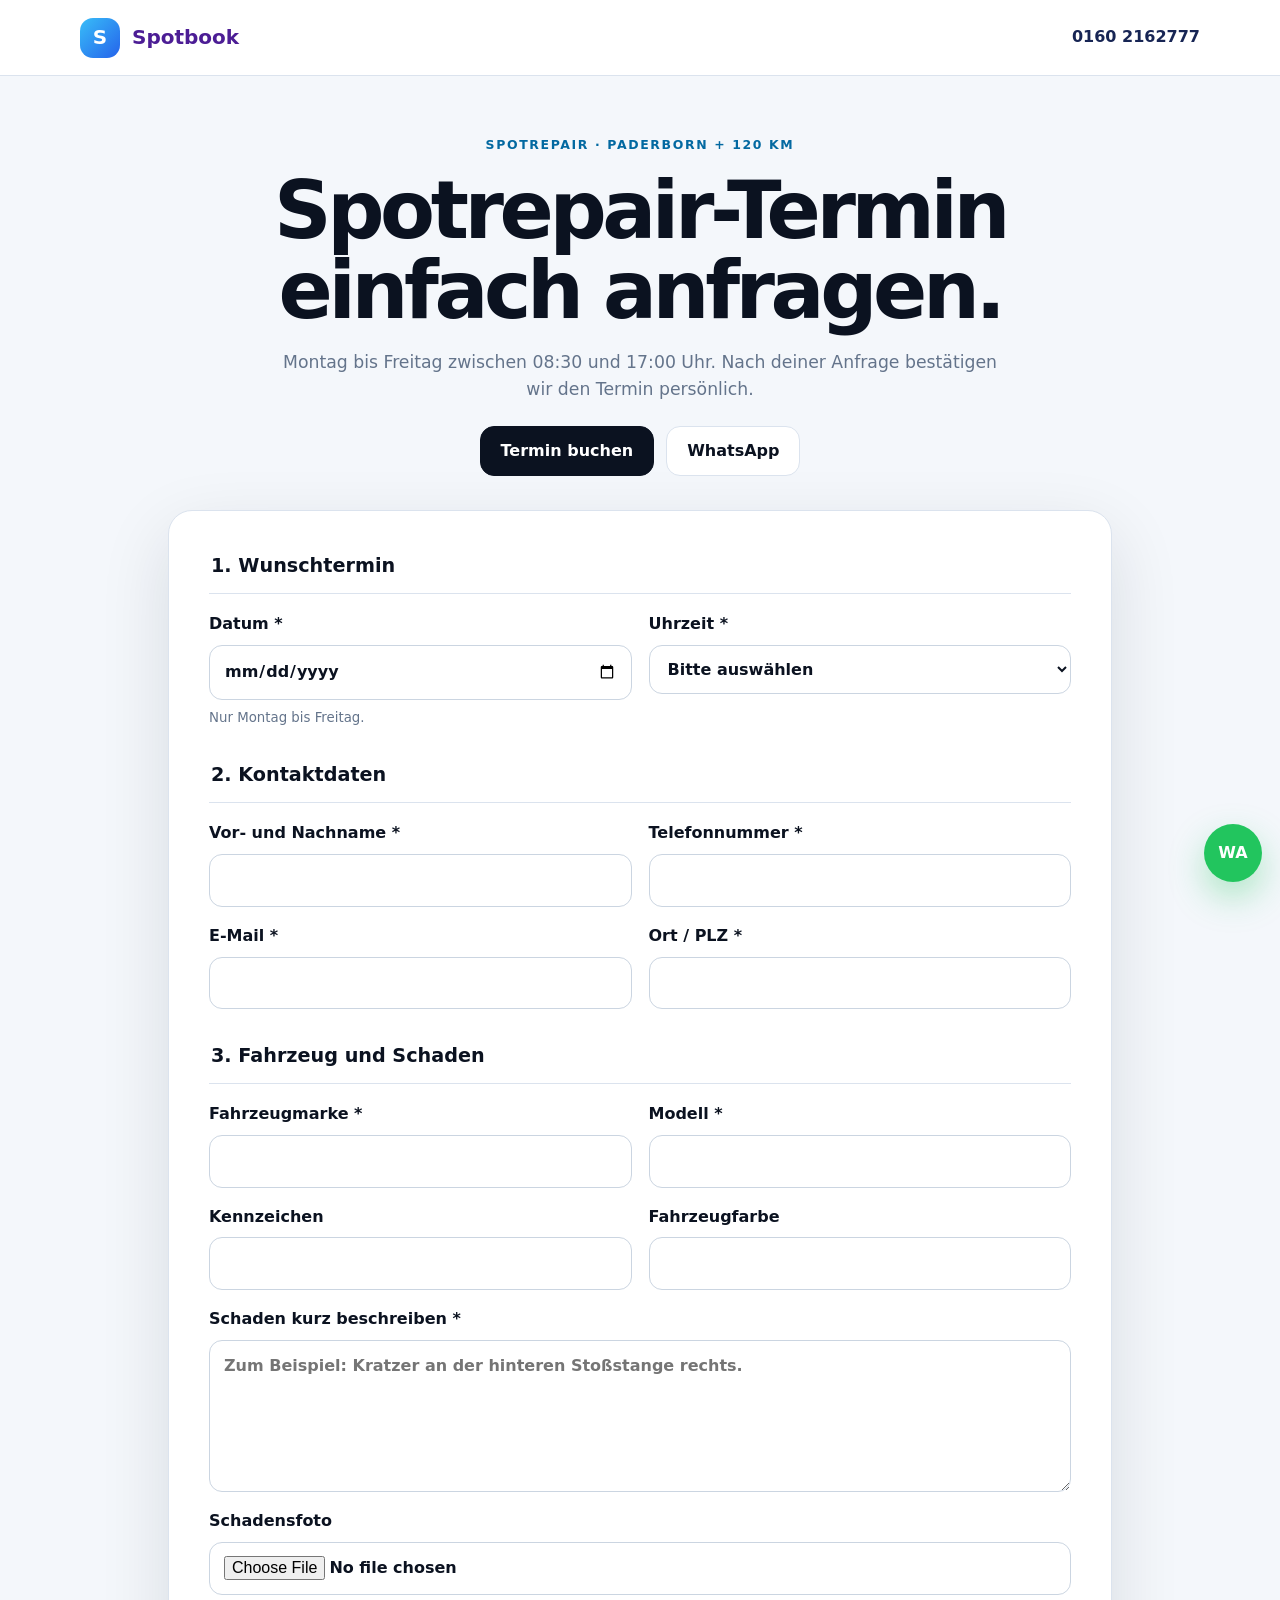
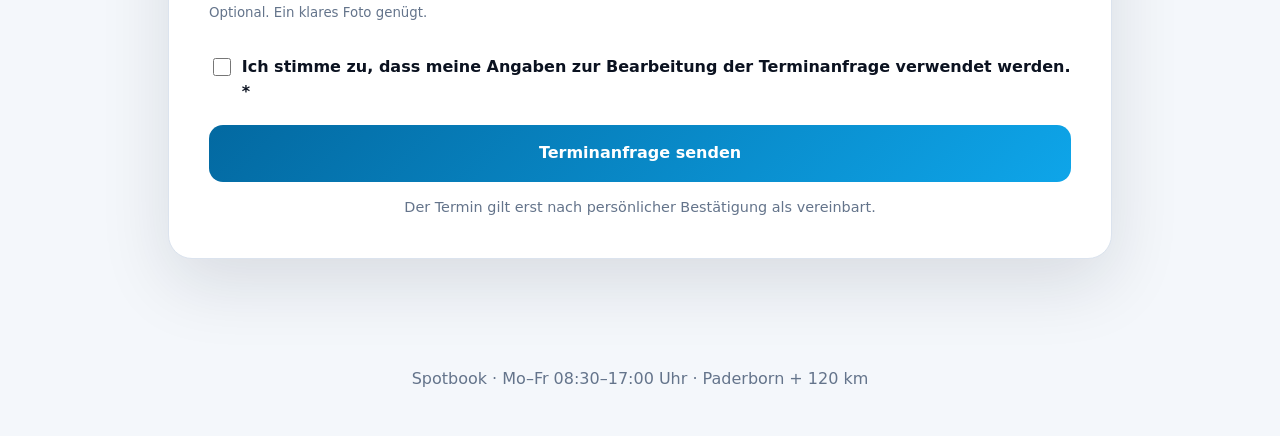
<file: index.html>
<!doctype html>
<html lang="de">
<head>
  <meta charset="utf-8">
  <meta name="viewport" content="width=device-width,initial-scale=1">
  <meta name="description" content="Spotbook – Terminbuchung für Spotrepair-Lackierungen im Umkreis von 120 km um Paderborn.">
  <meta name="theme-color" content="#0b1220">
  <title>Spotbook | Spotrepair-Termin buchen</title>
  <style>
    :root{--bg:#f4f7fb;--surface:#fff;--ink:#0b1220;--muted:#64748b;--line:#dbe3ee;--accent:#0ea5e9;--accent-dark:#0369a1;--success:#166534;--success-bg:#dcfce7;--error:#991b1b;--error-bg:#fee2e2}
    *{box-sizing:border-box}html{scroll-behavior:smooth}body{margin:0;font-family:Inter,ui-sans-serif,system-ui,-apple-system,BlinkMacSystemFont,"Segoe UI",sans-serif;background:var(--bg);color:var(--ink);line-height:1.55}
    .topbar{height:76px;display:flex;align-items:center;justify-content:space-between;padding:0 max(20px,calc((100vw - 1120px)/2));background:#fff;border-bottom:1px solid var(--line);position:sticky;top:0;z-index:10}
    .brand{display:flex;align-items:center;gap:12px;text-decoration:none;font-size:1.25rem;font-weight:900;color:#4c1d95}.brand-mark{display:grid;place-items:center;width:40px;height:40px;border-radius:13px;background:linear-gradient(135deg,#38bdf8,#2563eb);color:#fff}
    .phone{font-weight:850;text-decoration:none;color:#172554}
    main{max-width:980px;margin:auto;padding:56px 18px 80px}.hero{text-align:center;margin-bottom:34px}.eyebrow{display:inline-block;color:var(--accent-dark);font-size:.78rem;font-weight:900;letter-spacing:.13em;text-transform:uppercase}
    h1{font-size:clamp(2.45rem,7vw,5rem);line-height:1;letter-spacing:-.055em;margin:14px 0 18px}.hero p{max-width:720px;margin:0 auto;color:var(--muted);font-size:1.08rem}
    .actions{display:flex;gap:12px;justify-content:center;flex-wrap:wrap;margin-top:24px}.btn{display:inline-flex;align-items:center;justify-content:center;min-height:50px;padding:0 20px;border-radius:14px;text-decoration:none;font-weight:900;border:1px solid var(--line);background:#fff;color:var(--ink)}.btn.primary{background:var(--ink);color:#fff;border-color:var(--ink)}
    form{background:var(--surface);border:1px solid var(--line);border-radius:24px;padding:clamp(20px,4vw,40px);box-shadow:0 24px 70px rgba(15,23,42,.12)}
    fieldset{border:0;padding:0;margin:0 0 32px}legend{width:100%;font-size:1.2rem;font-weight:900;padding-bottom:12px;margin-bottom:18px;border-bottom:1px solid var(--line)}
    .grid{display:grid;grid-template-columns:repeat(2,minmax(0,1fr));gap:17px}label{display:flex;flex-direction:column;gap:8px;font-weight:780}input,select,textarea{width:100%;font:inherit;border:1px solid #cbd5e1;border-radius:13px;padding:13px 14px;background:#fff;color:var(--ink);outline:none}input:focus,select:focus,textarea:focus{border-color:var(--accent);box-shadow:0 0 0 4px rgba(14,165,233,.13)}
    textarea{resize:vertical}small{color:var(--muted);font-weight:500}.check{flex-direction:row;align-items:flex-start;margin:8px 0 20px;font-weight:650}.check input{width:18px;height:18px;margin-top:3px}
    button{width:100%;border:0;border-radius:14px;padding:16px 20px;background:linear-gradient(135deg,var(--accent-dark),var(--accent));color:#fff;font:inherit;font-weight:900;cursor:pointer}button:disabled{opacity:.65;cursor:wait}
    .notice{margin:16px 0 0;padding:16px 18px;border-radius:14px;font-weight:800}.success{color:var(--success);background:var(--success-bg);border:1px solid #86efac}.error{color:var(--error);background:var(--error-bg);border:1px solid #fecaca}
    .note{text-align:center;color:var(--muted);font-size:.9rem;margin:14px 0 0}.wa{position:fixed;right:18px;bottom:18px;width:58px;height:58px;border-radius:50%;display:grid;place-items:center;background:#22c55e;color:#fff;text-decoration:none;font-weight:900;box-shadow:0 15px 35px rgba(34,197,94,.34)}
    footer{text-align:center;color:var(--muted);padding:28px 18px 44px}
    @media(max-width:700px){.grid{grid-template-columns:1fr}.topbar{padding:0 16px}.phone{font-size:.9rem}main{padding-top:38px}.actions .btn{width:100%}}
  </style>
</head>
<body>
  <header class="topbar">
    <a class="brand" href="/"><span class="brand-mark">S</span><span>Spotbook</span></a>
    <a class="phone" href="tel:+491602162777">0160 2162777</a>
  </header>

  <main>
    <section class="hero">
      <span class="eyebrow">Spotrepair · Paderborn + 120 km</span>
      <h1>Spotrepair-Termin einfach anfragen.</h1>
      <p>Montag bis Freitag zwischen 08:30 und 17:00 Uhr. Nach deiner Anfrage bestätigen wir den Termin persönlich.</p>
      <div class="actions">
        <a class="btn primary" href="#buchen">Termin buchen</a>
        <a class="btn" href="https://wa.me/491602162777?text=Hallo%20Spotbook%2C%20ich%20möchte%20einen%20Termin%20anfragen." target="_blank" rel="noopener">WhatsApp</a>
      </div>
    </section>

    <form id="buchen" action="https://formspree.io/f/xjgnqpyz" method="POST" enctype="multipart/form-data">
      <input type="hidden" name="_subject" value="Neue Spotbook-Terminanfrage">
      <input type="hidden" name="_language" value="de">

      <fieldset>
        <legend>1. Wunschtermin</legend>
        <div class="grid">
          <label>Datum *<input id="datum" name="Datum" type="date" required><small id="datumHinweis">Nur Montag bis Freitag.</small></label>
          <label>Uhrzeit *
            <select name="Uhrzeit" required>
              <option value="">Bitte auswählen</option>
              <option>08:30</option><option>09:00</option><option>09:30</option><option>10:00</option><option>10:30</option><option>11:00</option><option>11:30</option><option>12:00</option><option>12:30</option><option>13:00</option><option>13:30</option><option>14:00</option><option>14:30</option><option>15:00</option><option>15:30</option><option>16:00</option><option>16:30</option><option>17:00</option>
            </select>
          </label>
        </div>
      </fieldset>

      <fieldset>
        <legend>2. Kontaktdaten</legend>
        <div class="grid">
          <label>Vor- und Nachname *<input name="Name" autocomplete="name" required></label>
          <label>Telefonnummer *<input name="Telefon" type="tel" autocomplete="tel" required></label>
          <label>E-Mail *<input name="E-Mail" type="email" autocomplete="email" required></label>
          <label>Ort / PLZ *<input name="Ort_PLZ" required></label>
        </div>
      </fieldset>

      <fieldset>
        <legend>3. Fahrzeug und Schaden</legend>
        <div class="grid">
          <label>Fahrzeugmarke *<input name="Fahrzeugmarke" required></label>
          <label>Modell *<input name="Modell" required></label>
          <label>Kennzeichen<input name="Kennzeichen"></label>
          <label>Fahrzeugfarbe<input name="Farbe"></label>
        </div>
        <label style="margin-top:17px">Schaden kurz beschreiben *<textarea name="Schaden" rows="5" required placeholder="Zum Beispiel: Kratzer an der hinteren Stoßstange rechts."></textarea></label>
        <label style="margin-top:17px">Schadensfoto<input name="Foto" type="file" accept="image/*"><small>Optional. Ein klares Foto genügt.</small></label>
      </fieldset>

      <label class="check"><input type="checkbox" required><span>Ich stimme zu, dass meine Angaben zur Bearbeitung der Terminanfrage verwendet werden. *</span></label>
      <button type="submit">Terminanfrage senden</button>
      <div id="status" class="notice" hidden role="status" aria-live="polite"></div>
      <p class="note">Der Termin gilt erst nach persönlicher Bestätigung als vereinbart.</p>
    </form>
  </main>

  <footer>Spotbook · Mo–Fr 08:30–17:00 Uhr · Paderborn + 120 km</footer>
  <a class="wa" href="https://wa.me/491602162777?text=Hallo%20Spotbook%2C%20ich%20möchte%20einen%20Termin%20anfragen." target="_blank" rel="noopener">WA</a>

  <script>
    const form = document.getElementById('buchen');
    const statusBox = document.getElementById('status');
    const button = form.querySelector('button[type="submit"]');
    const datum = document.getElementById('datum');
    const hinweis = document.getElementById('datumHinweis');

    const heute = new Date();
    heute.setMinutes(heute.getMinutes() - heute.getTimezoneOffset());
    datum.min = heute.toISOString().split('T')[0];

    datum.addEventListener('change', () => {
      if (!datum.value) return;
      const tag = new Date(datum.value + 'T12:00:00').getDay();
      if (tag === 0 || tag === 6) {
        datum.value = '';
        hinweis.textContent = 'Bitte Montag bis Freitag auswählen.';
        hinweis.style.color = '#b91c1c';
        alert('Termine sind nur Montag bis Freitag möglich.');
      } else {
        hinweis.textContent = 'Nur Montag bis Freitag.';
        hinweis.style.color = '';
      }
    });

    form.addEventListener('submit', async (e) => {
      e.preventDefault();
      if (!form.checkValidity()) return form.reportValidity();

      button.disabled = true;
      button.textContent = 'Wird gesendet …';
      statusBox.hidden = true;

      try {
        const response = await fetch(form.action, {
          method: 'POST',
          body: new FormData(form),
          headers: { 'Accept': 'application/json' }
        });

        const data = await response.json().catch(() => ({}));
        if (!response.ok) throw new Error(data?.errors?.[0]?.message || 'Senden fehlgeschlagen');

        form.reset();
        statusBox.className = 'notice success';
        statusBox.textContent = 'Vielen Dank! Deine Terminanfrage wurde gesendet. Wir melden uns zur Bestätigung.';
        statusBox.hidden = false;
      } catch (error) {
        statusBox.className = 'notice error';
        statusBox.textContent = 'Die Anfrage konnte nicht gesendet werden. Bitte per WhatsApp oder telefonisch unter 0160 2162777 melden.';
        statusBox.hidden = false;
      } finally {
        button.disabled = false;
        button.textContent = 'Terminanfrage senden';
        statusBox.scrollIntoView({behavior:'smooth', block:'center'});
      }
    });
  </script>
</body>
</html>
</file>
